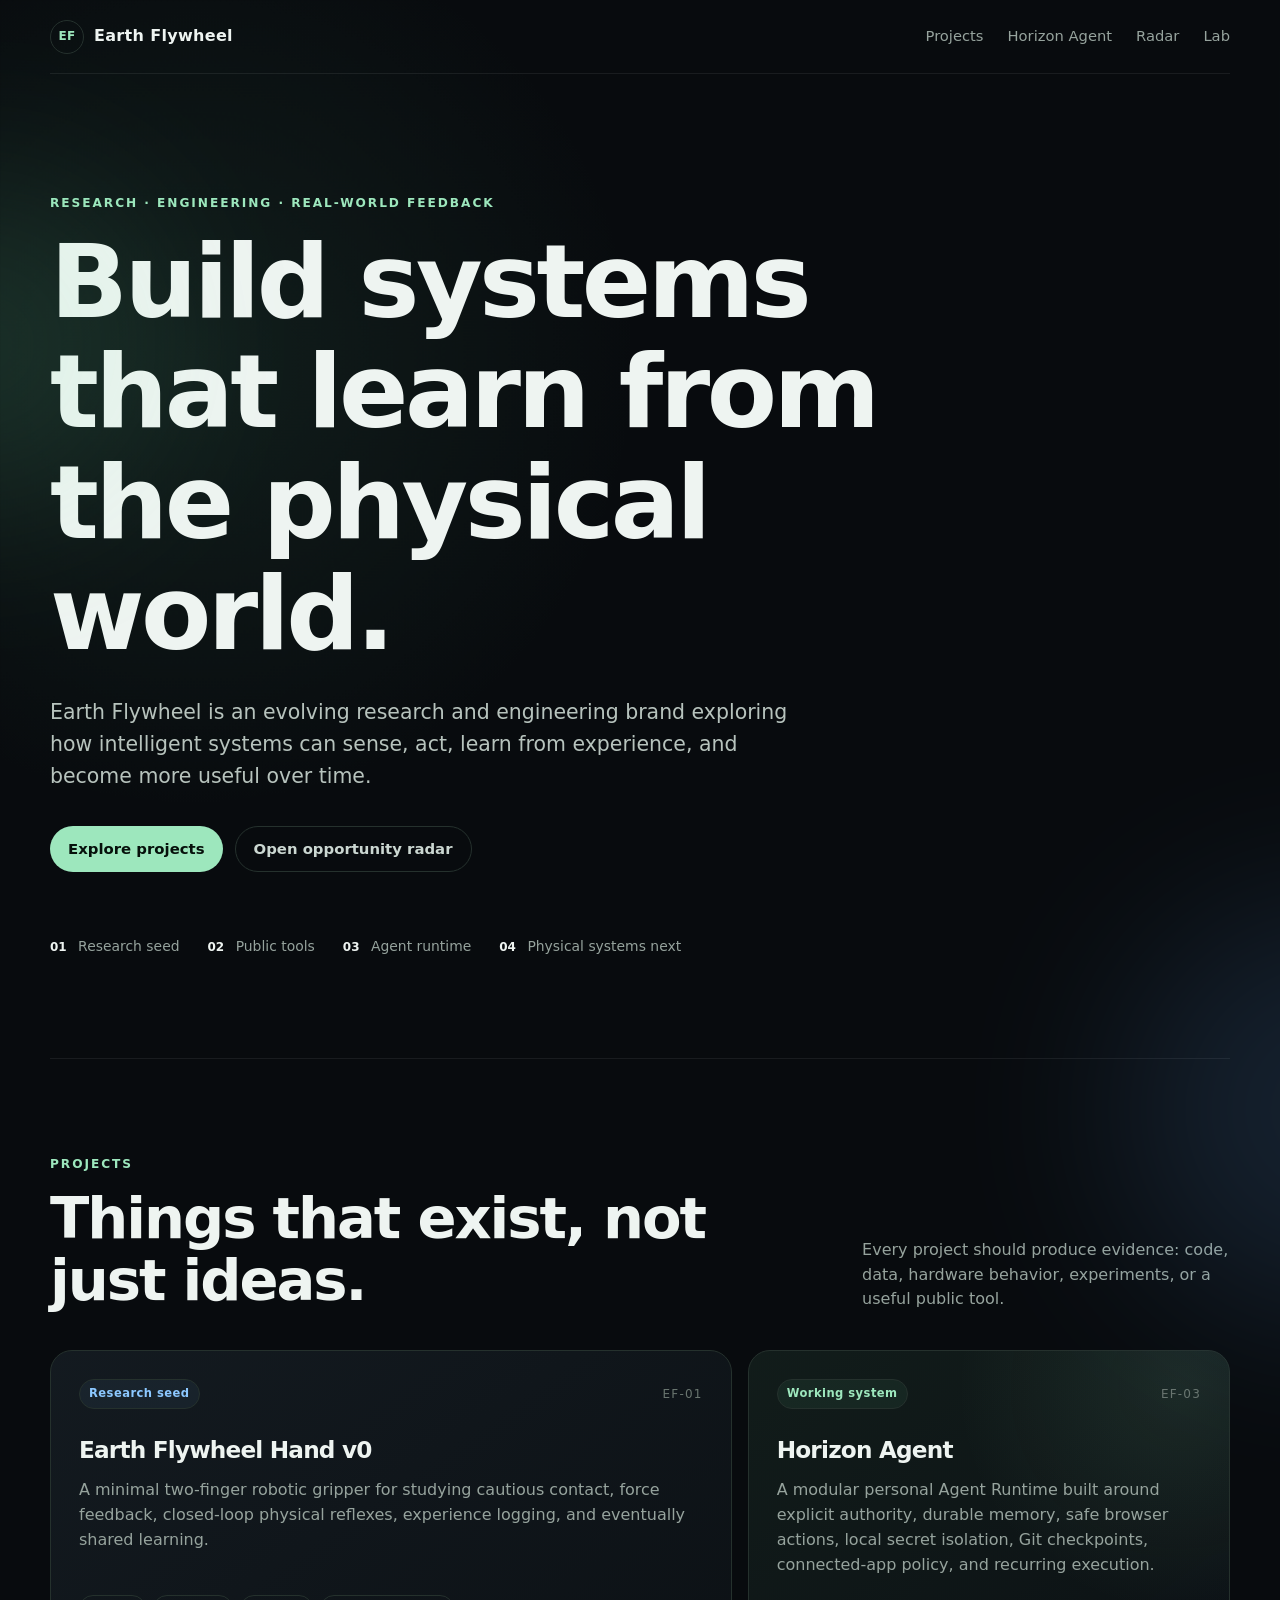
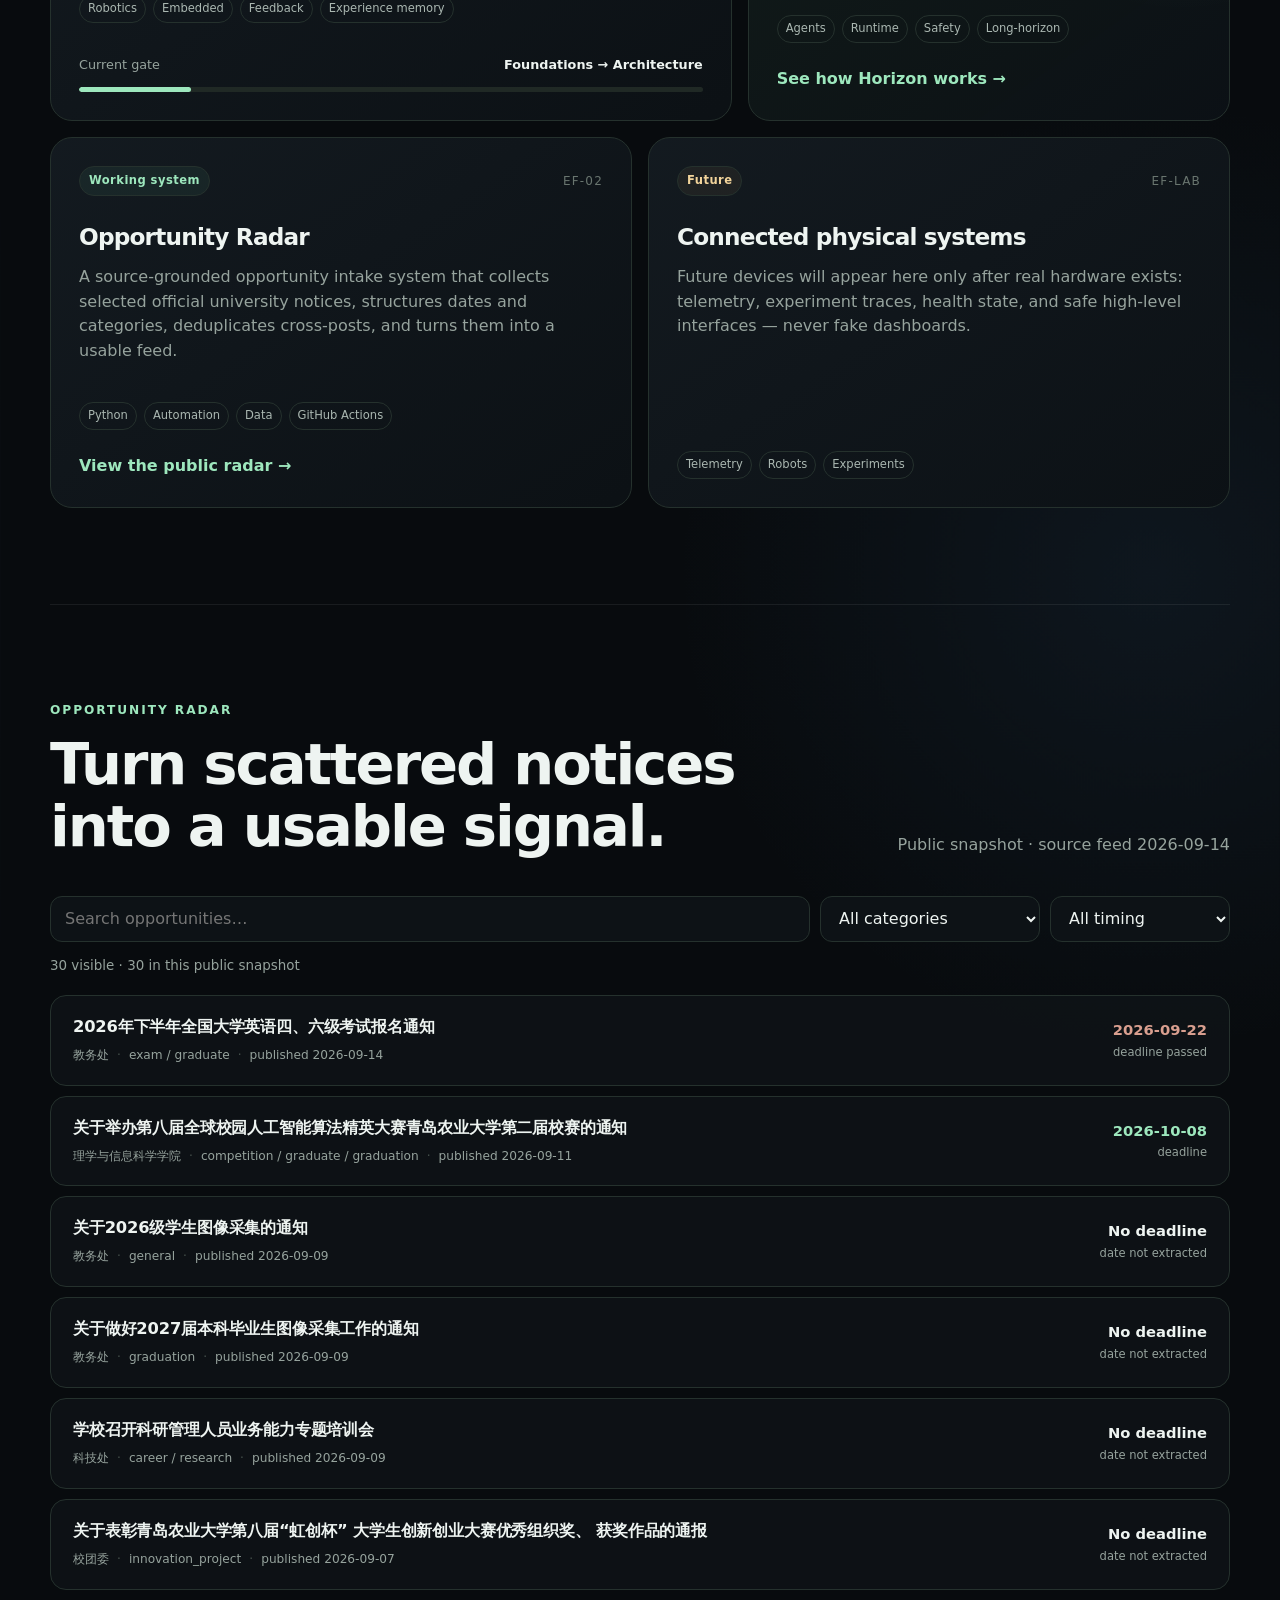
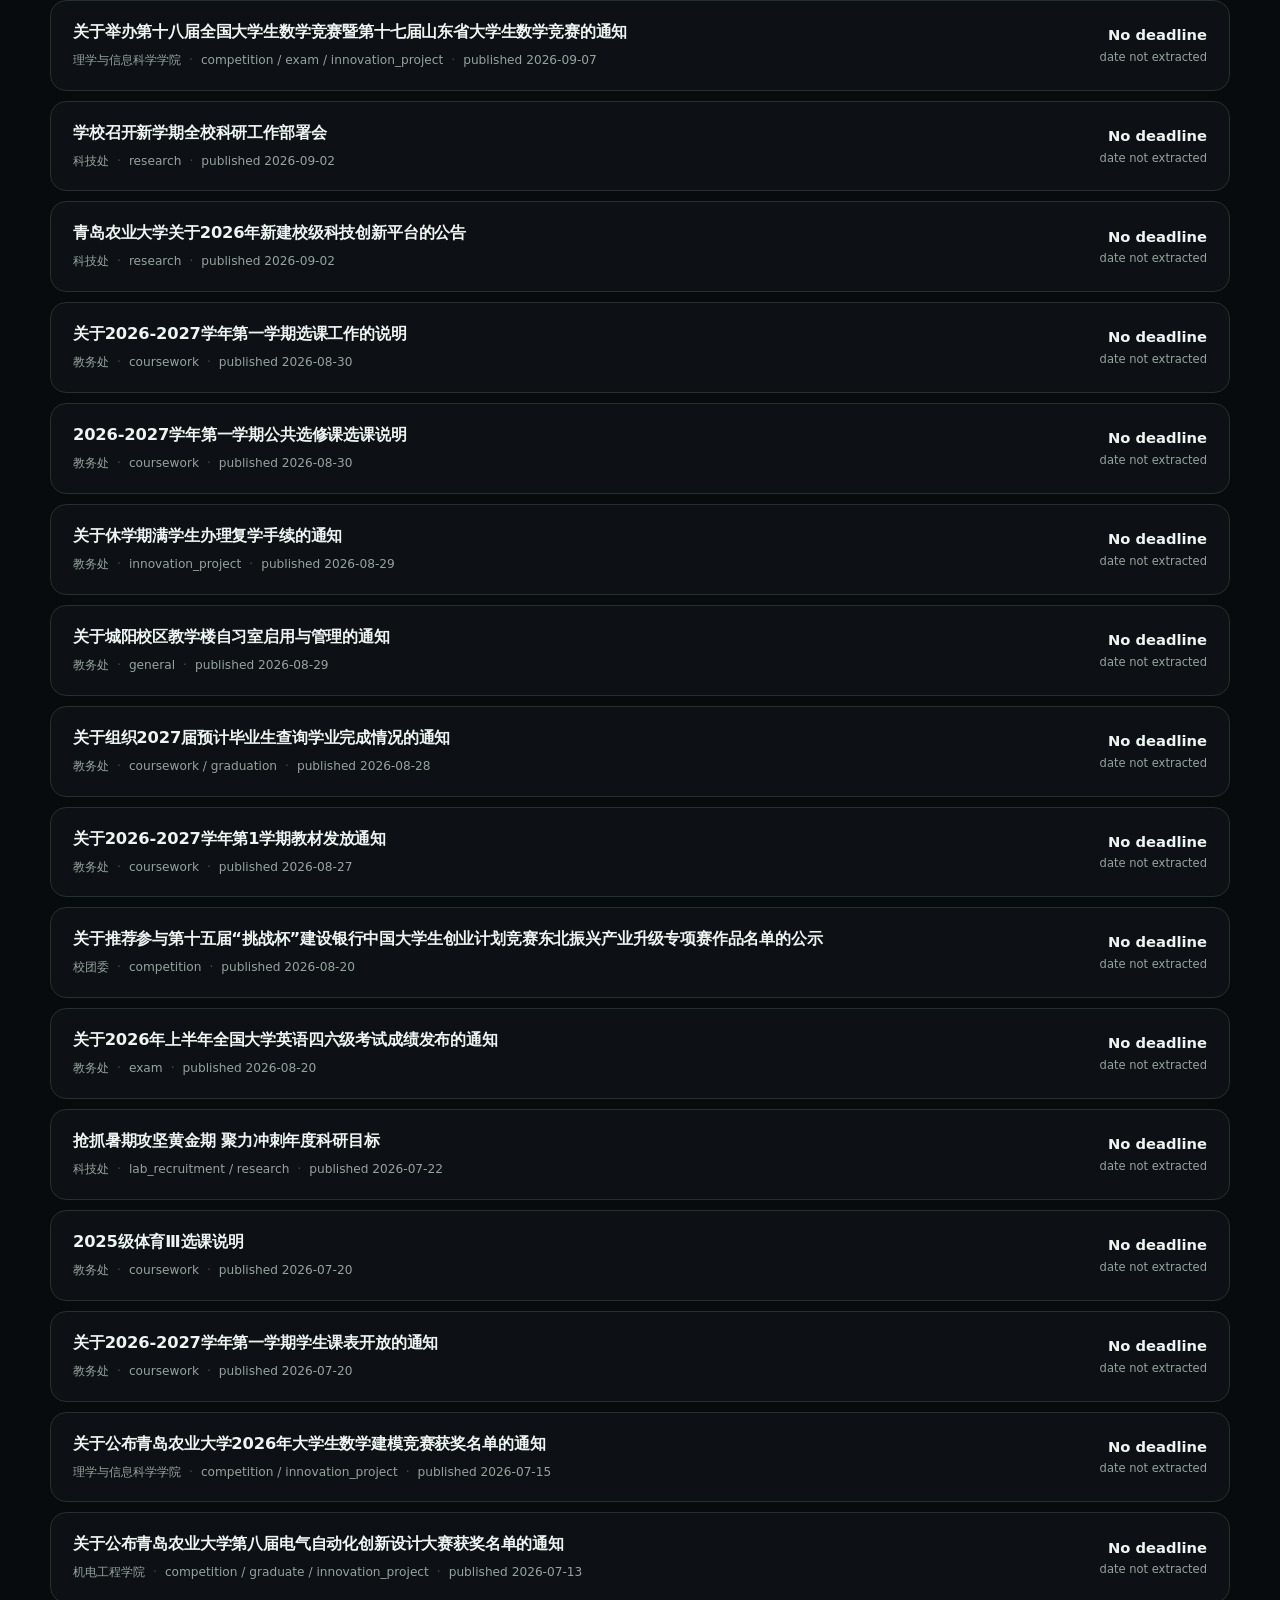
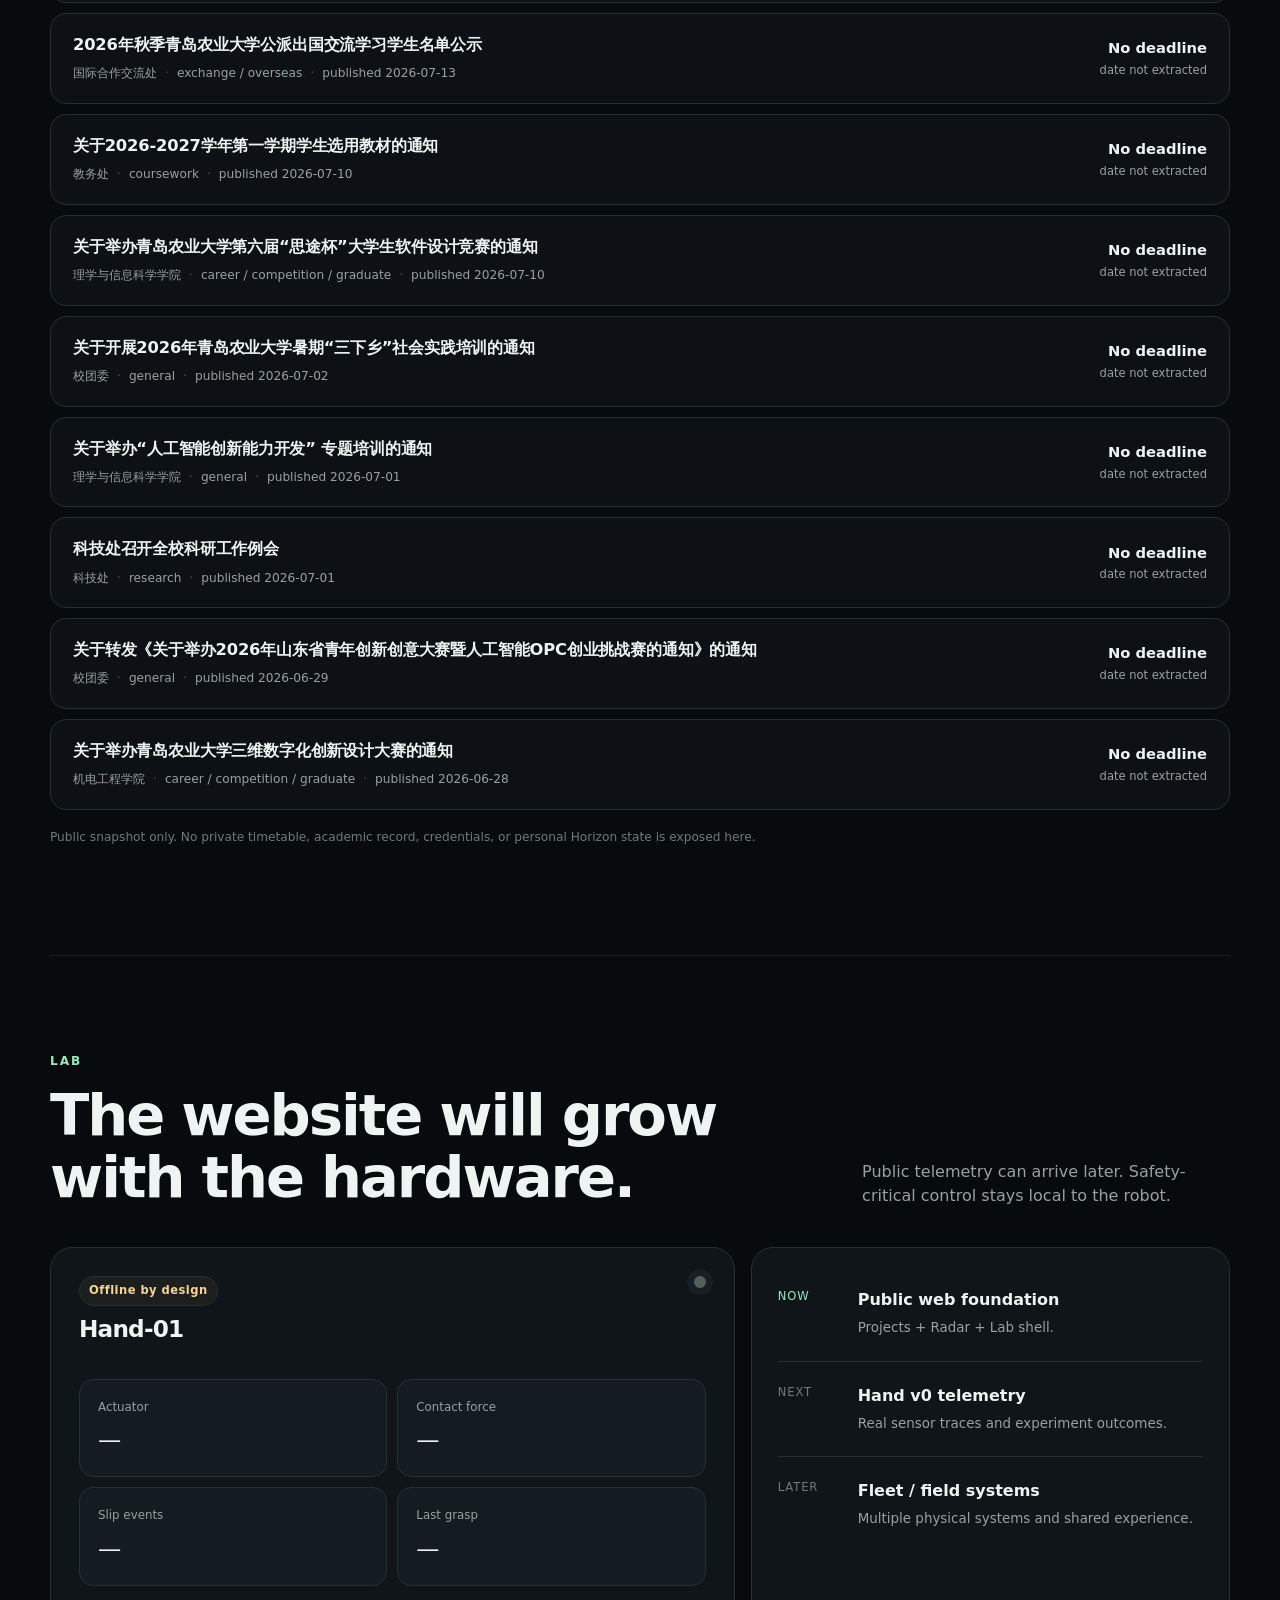
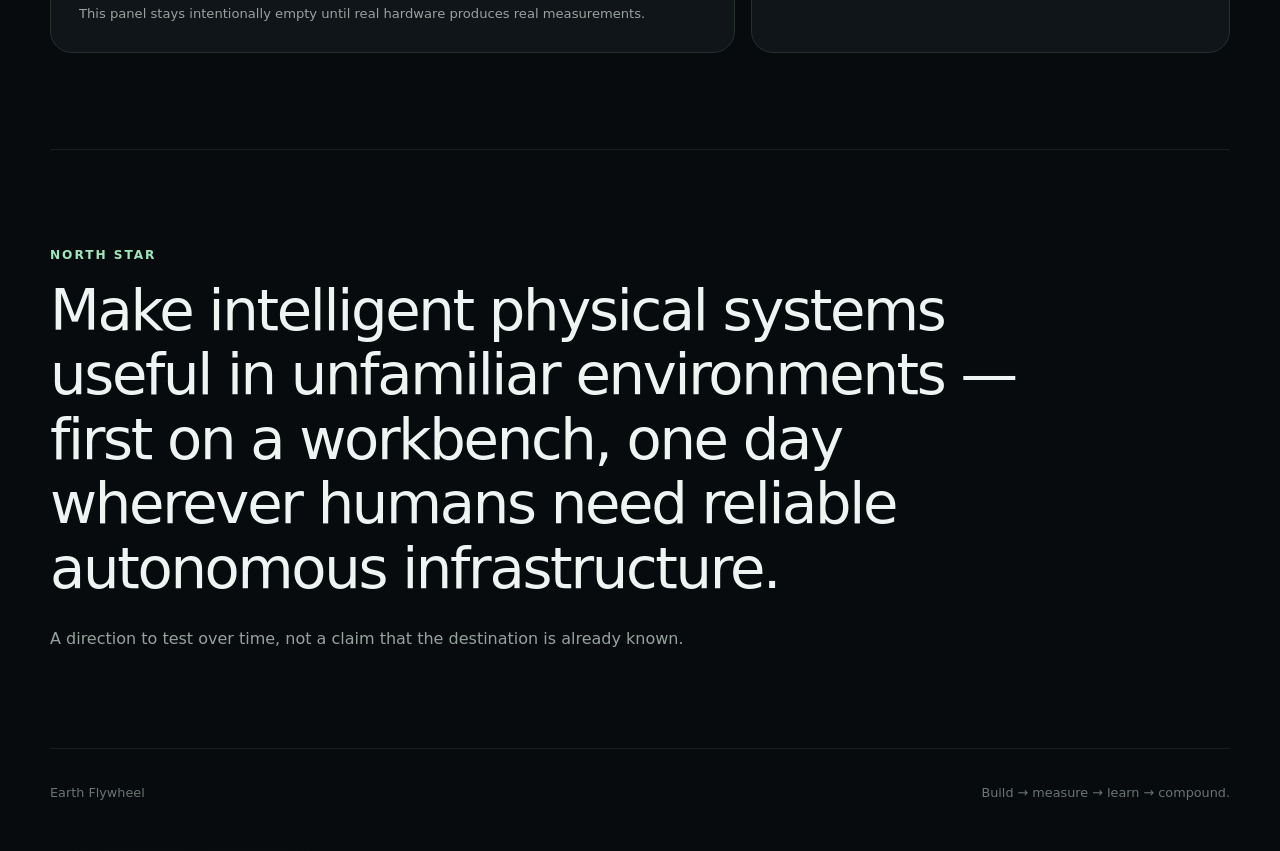
<file: index.html>
<!doctype html>
<html lang="en">
<head>
  <meta charset="utf-8">
  <meta name="viewport" content="width=device-width, initial-scale=1">
  <meta name="description" content="Earth Flywheel — building systems that learn from the physical world and compound experience over time.">
  <title>Earth Flywheel</title>
  <link rel="stylesheet" href="./styles.css">
</head>
<body>
  <div class="orb orb-a"></div>
  <div class="orb orb-b"></div>

  <header class="site-header">
    <a class="brand" href="#home" aria-label="Earth Flywheel home">
      <span class="brand-mark" aria-hidden="true">EF</span>
      <span>Earth Flywheel</span>
    </a>
    <nav aria-label="Primary navigation">
      <a href="#projects">Projects</a>
      <a href="./horizon-agent.html">Horizon Agent</a>
      <a href="#radar">Radar</a>
      <a href="#lab">Lab</a>
    </nav>
  </header>

  <main>
    <section id="home" class="hero">
      <p class="eyebrow">RESEARCH · ENGINEERING · REAL-WORLD FEEDBACK</p>
      <h1>Build systems that learn from the physical world.</h1>
      <p class="hero-copy">
        Earth Flywheel is an evolving research and engineering brand exploring how intelligent systems can
        sense, act, learn from experience, and become more useful over time.
      </p>
      <div class="hero-actions">
        <a class="button primary" href="#projects">Explore projects</a>
        <a class="button ghost" href="#radar">Open opportunity radar</a>
      </div>
      <div class="signal-row" aria-label="Current signals">
        <span><b>01</b> Research seed</span>
        <span><b>02</b> Public tools</span>
        <span><b>03</b> Agent runtime</span>
        <span><b>04</b> Physical systems next</span>
      </div>
    </section>

    <section id="projects" class="section">
      <div class="section-heading">
        <div>
          <p class="eyebrow">PROJECTS</p>
          <h2>Things that exist, not just ideas.</h2>
        </div>
        <p>Every project should produce evidence: code, data, hardware behavior, experiments, or a useful public tool.</p>
      </div>

      <div class="project-grid">
        <article class="project-card featured">
          <div class="project-topline">
            <span class="status research">Research seed</span>
            <span class="project-index">EF-01</span>
          </div>
          <h3>Earth Flywheel Hand v0</h3>
          <p>
            A minimal two-finger robotic gripper for studying cautious contact, force feedback,
            closed-loop physical reflexes, experience logging, and eventually shared learning.
          </p>
          <div class="tag-row">
            <span>Robotics</span><span>Embedded</span><span>Feedback</span><span>Experience memory</span>
          </div>
          <div class="project-progress">
            <div>
              <span>Current gate</span>
              <strong>Foundations → Architecture</strong>
            </div>
            <div class="progress-track" aria-label="Early research stage">
              <span style="width:18%"></span>
            </div>
          </div>
        </article>

        <article class="project-card agent-project-card">
          <div class="project-topline">
            <span class="status live">Working system</span>
            <span class="project-index">EF-03</span>
          </div>
          <h3>Horizon Agent</h3>
          <p>
            A modular personal Agent Runtime built around explicit authority, durable memory,
            safe browser actions, local secret isolation, Git checkpoints, connected-app policy,
            and recurring execution.
          </p>
          <div class="tag-row">
            <span>Agents</span><span>Runtime</span><span>Safety</span><span>Long-horizon</span>
          </div>
          <a class="text-link" href="./horizon-agent.html">See how Horizon works →</a>
        </article>

        <article class="project-card">
          <div class="project-topline">
            <span class="status live">Working system</span>
            <span class="project-index">EF-02</span>
          </div>
          <h3>Opportunity Radar</h3>
          <p>
            A source-grounded opportunity intake system that collects selected official university notices,
            structures dates and categories, deduplicates cross-posts, and turns them into a usable feed.
          </p>
          <div class="tag-row">
            <span>Python</span><span>Automation</span><span>Data</span><span>GitHub Actions</span>
          </div>
          <a class="text-link" href="#radar">View the public radar →</a>
        </article>

        <article class="project-card muted-card">
          <div class="project-topline">
            <span class="status future">Future</span>
            <span class="project-index">EF-LAB</span>
          </div>
          <h3>Connected physical systems</h3>
          <p>
            Future devices will appear here only after real hardware exists: telemetry, experiment traces,
            health state, and safe high-level interfaces — never fake dashboards.
          </p>
          <div class="tag-row">
            <span>Telemetry</span><span>Robots</span><span>Experiments</span>
          </div>
        </article>
      </div>
    </section>

    <section id="radar" class="section radar-section">
      <div class="section-heading">
        <div>
          <p class="eyebrow">OPPORTUNITY RADAR</p>
          <h2>Turn scattered notices into a usable signal.</h2>
        </div>
        <p id="radarMeta">Loading public snapshot…</p>
      </div>

      <div class="radar-controls">
        <label class="search-box">
          <span class="sr-only">Search opportunities</span>
          <input id="radarSearch" type="search" placeholder="Search opportunities…" autocomplete="off">
        </label>
        <select id="radarCategory" aria-label="Filter by category">
          <option value="all">All categories</option>
        </select>
        <select id="radarTiming" aria-label="Filter by timing">
          <option value="all">All timing</option>
          <option value="open">Deadline open</option>
          <option value="dated">Has deadline</option>
        </select>
      </div>

      <div id="radarStats" class="radar-stats" aria-live="polite"></div>
      <div id="radarList" class="radar-list" aria-live="polite">
        <div class="empty-state">Loading opportunities…</div>
      </div>
      <p class="data-note">
        Public snapshot only. No private timetable, academic record, credentials, or personal Horizon state is exposed here.
      </p>
    </section>

    <section id="lab" class="section">
      <div class="section-heading">
        <div>
          <p class="eyebrow">LAB</p>
          <h2>The website will grow with the hardware.</h2>
        </div>
        <p>Public telemetry can arrive later. Safety-critical control stays local to the robot.</p>
      </div>

      <div class="lab-layout">
        <div class="lab-panel">
          <div class="lab-panel-header">
            <div>
              <span class="status future">Offline by design</span>
              <h3>Hand-01</h3>
            </div>
            <span class="device-dot" aria-hidden="true"></span>
          </div>
          <dl class="telemetry-grid">
            <div><dt>Actuator</dt><dd>—</dd></div>
            <div><dt>Contact force</dt><dd>—</dd></div>
            <div><dt>Slip events</dt><dd>—</dd></div>
            <div><dt>Last grasp</dt><dd>—</dd></div>
          </dl>
          <p class="lab-note">This panel stays intentionally empty until real hardware produces real measurements.</p>
        </div>

        <ol class="roadmap">
          <li class="active">
            <span>Now</span>
            <div><strong>Public web foundation</strong><p>Projects + Radar + Lab shell.</p></div>
          </li>
          <li>
            <span>Next</span>
            <div><strong>Hand v0 telemetry</strong><p>Real sensor traces and experiment outcomes.</p></div>
          </li>
          <li>
            <span>Later</span>
            <div><strong>Fleet / field systems</strong><p>Multiple physical systems and shared experience.</p></div>
          </li>
        </ol>
      </div>
    </section>

    <section class="section north-star">
      <p class="eyebrow">NORTH STAR</p>
      <blockquote>
        Make intelligent physical systems useful in unfamiliar environments — first on a workbench,
        one day wherever humans need reliable autonomous infrastructure.
      </blockquote>
      <p class="north-star-note">A direction to test over time, not a claim that the destination is already known.</p>
    </section>
  </main>

  <footer>
    <span>Earth Flywheel</span>
    <span>Build → measure → learn → compound.</span>
  </footer>

  <script src="./app.js" defer></script>
</body>
</html>
</file>
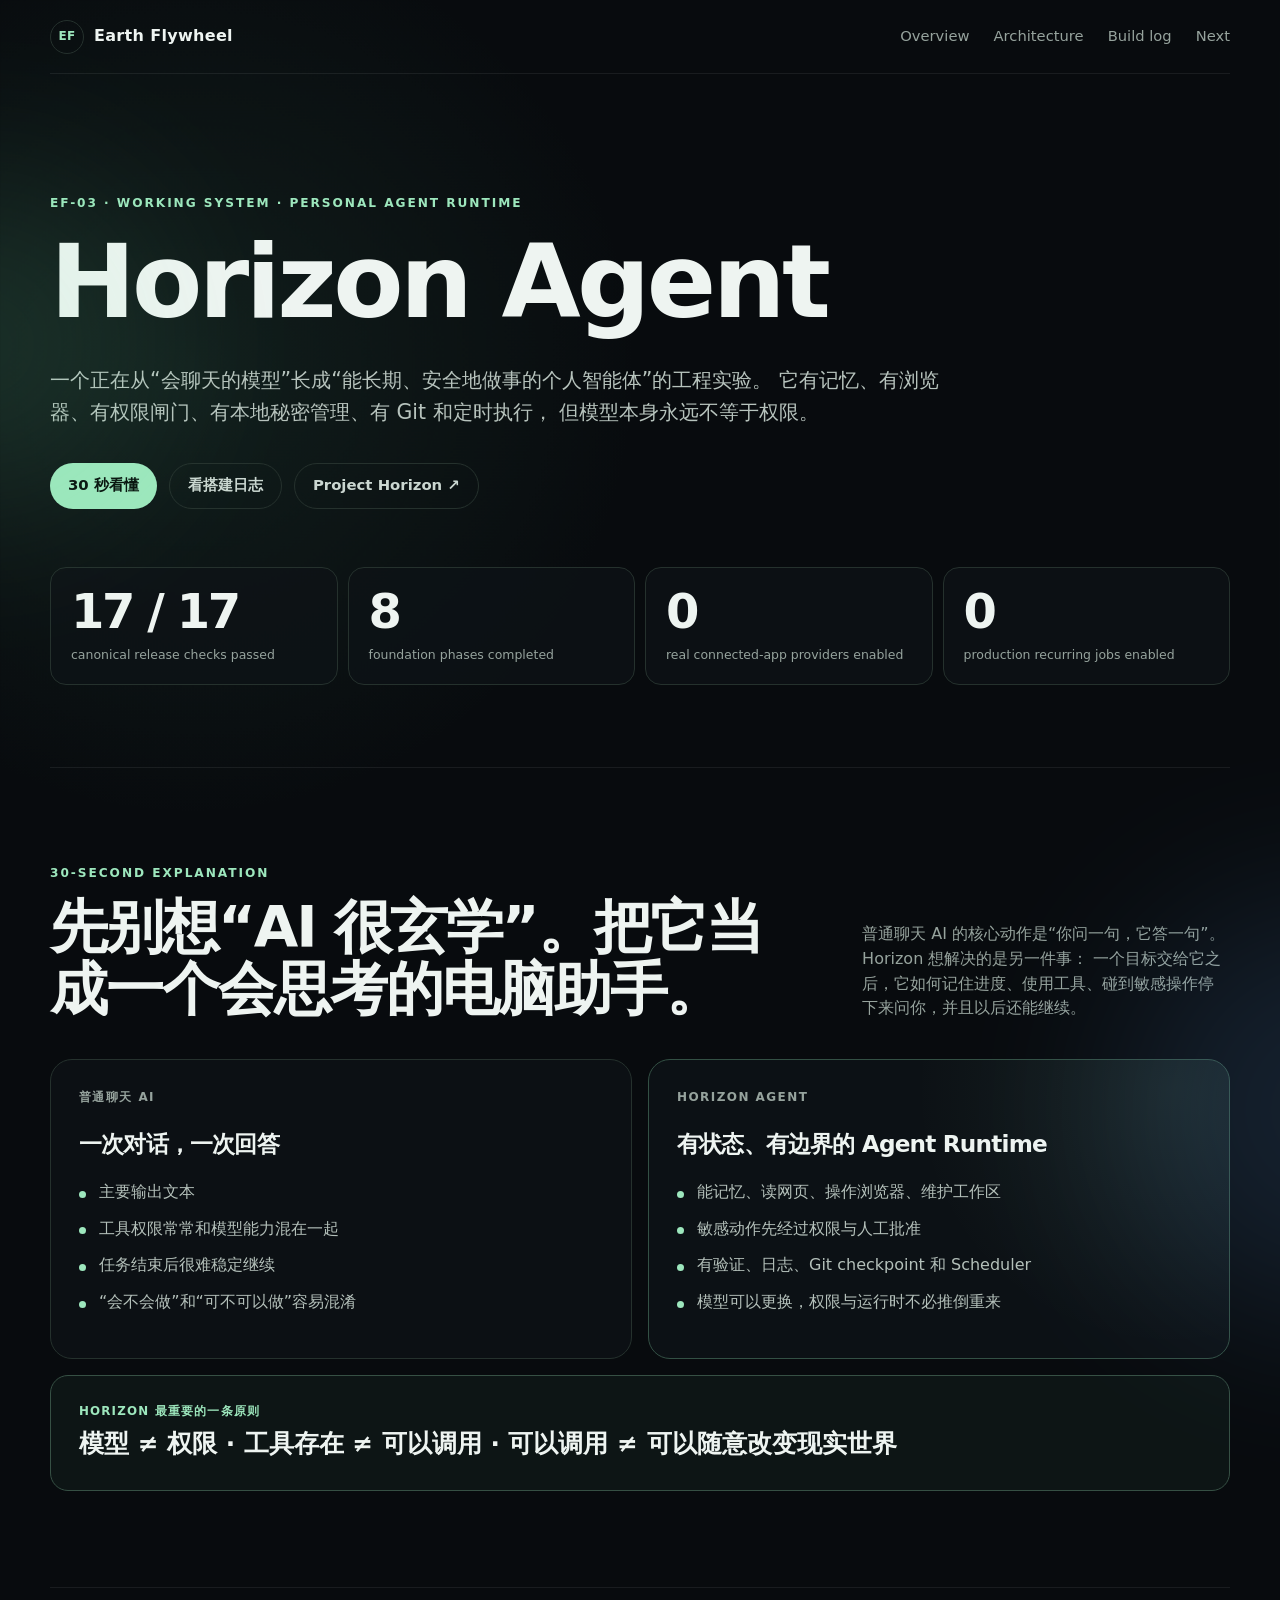
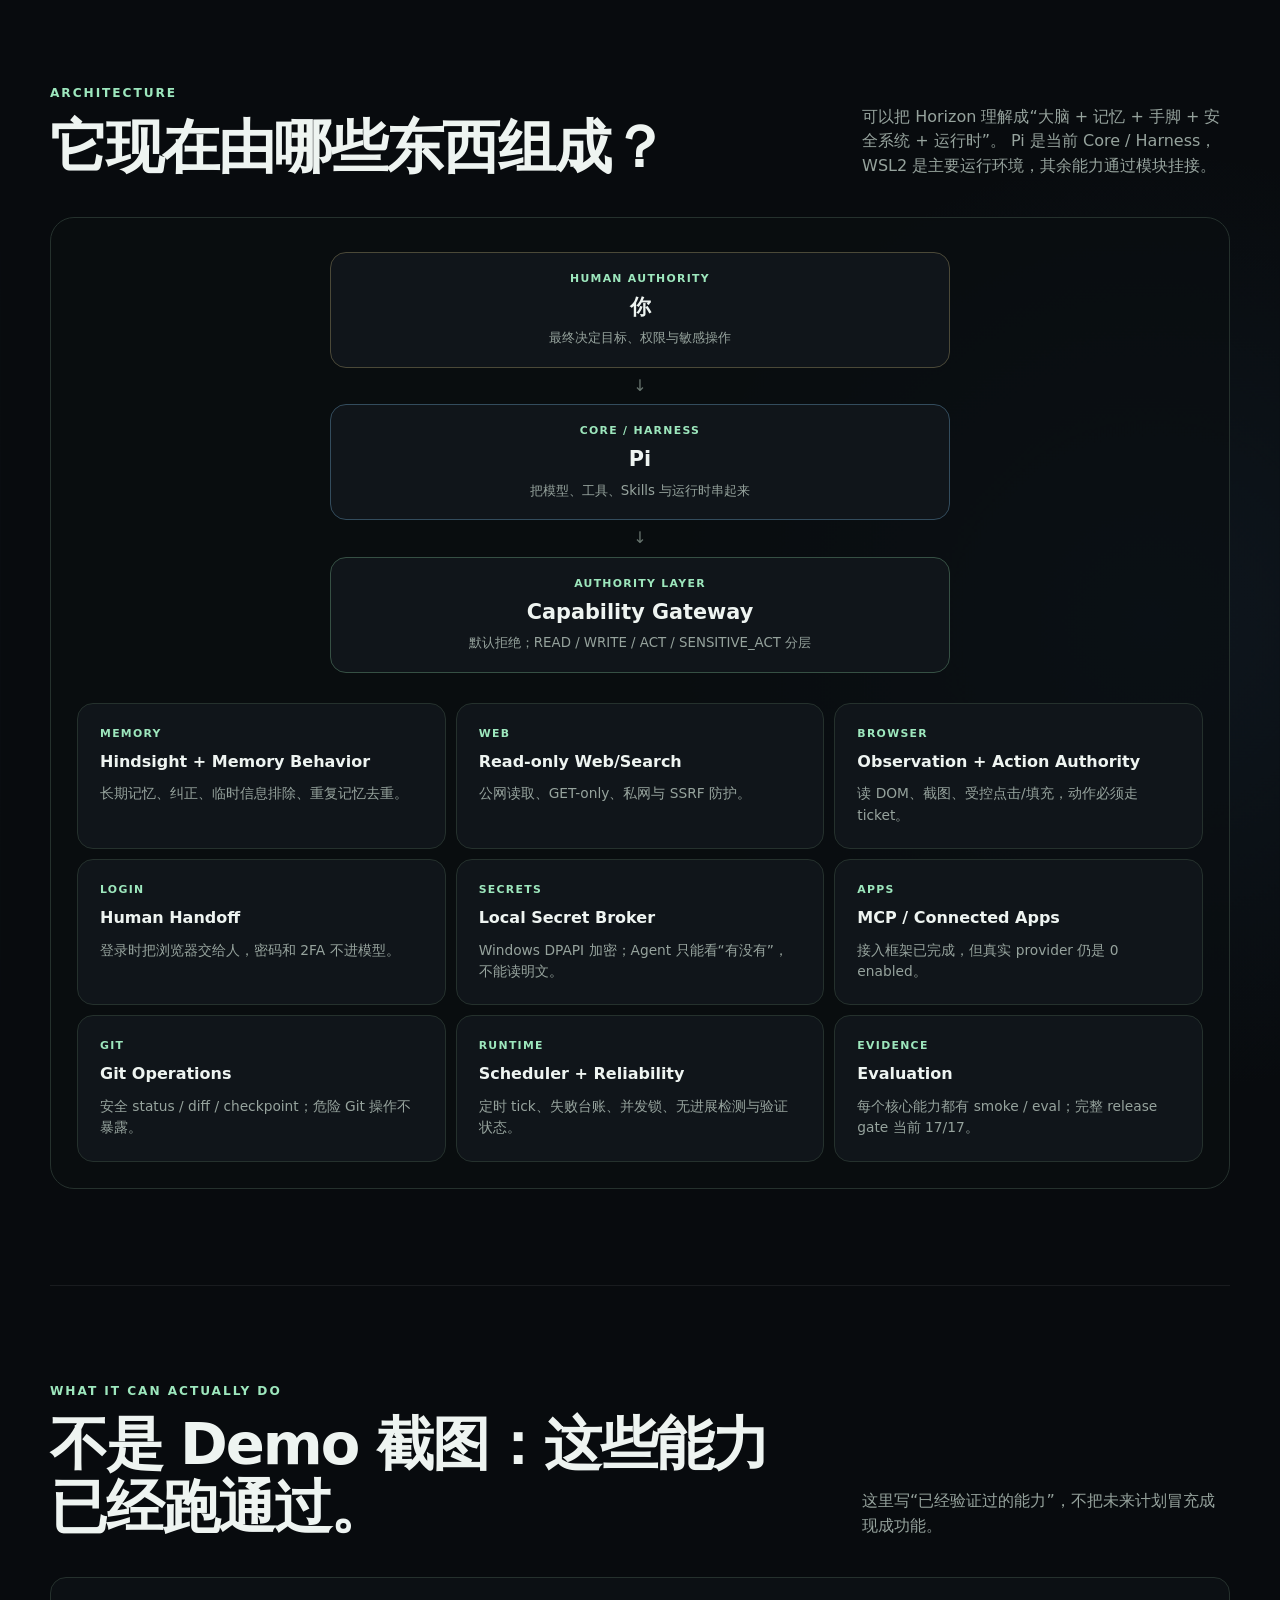
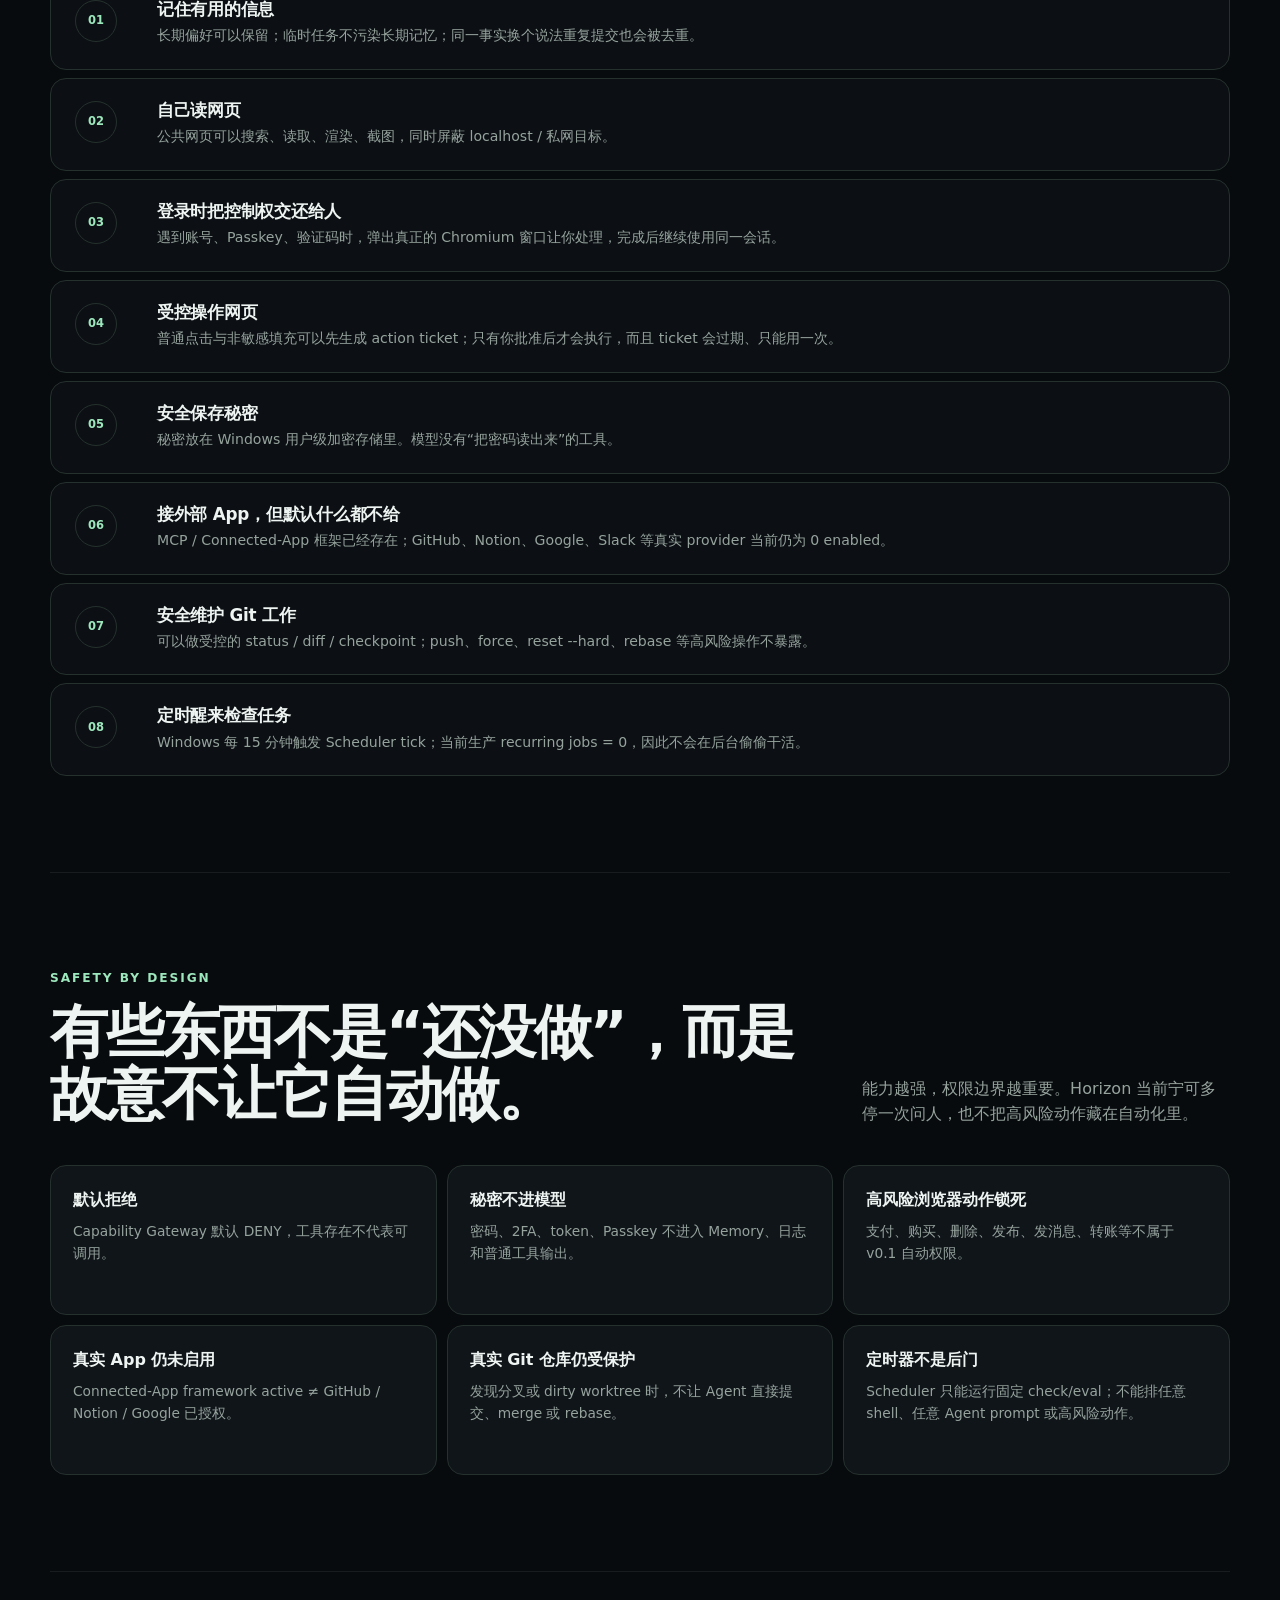
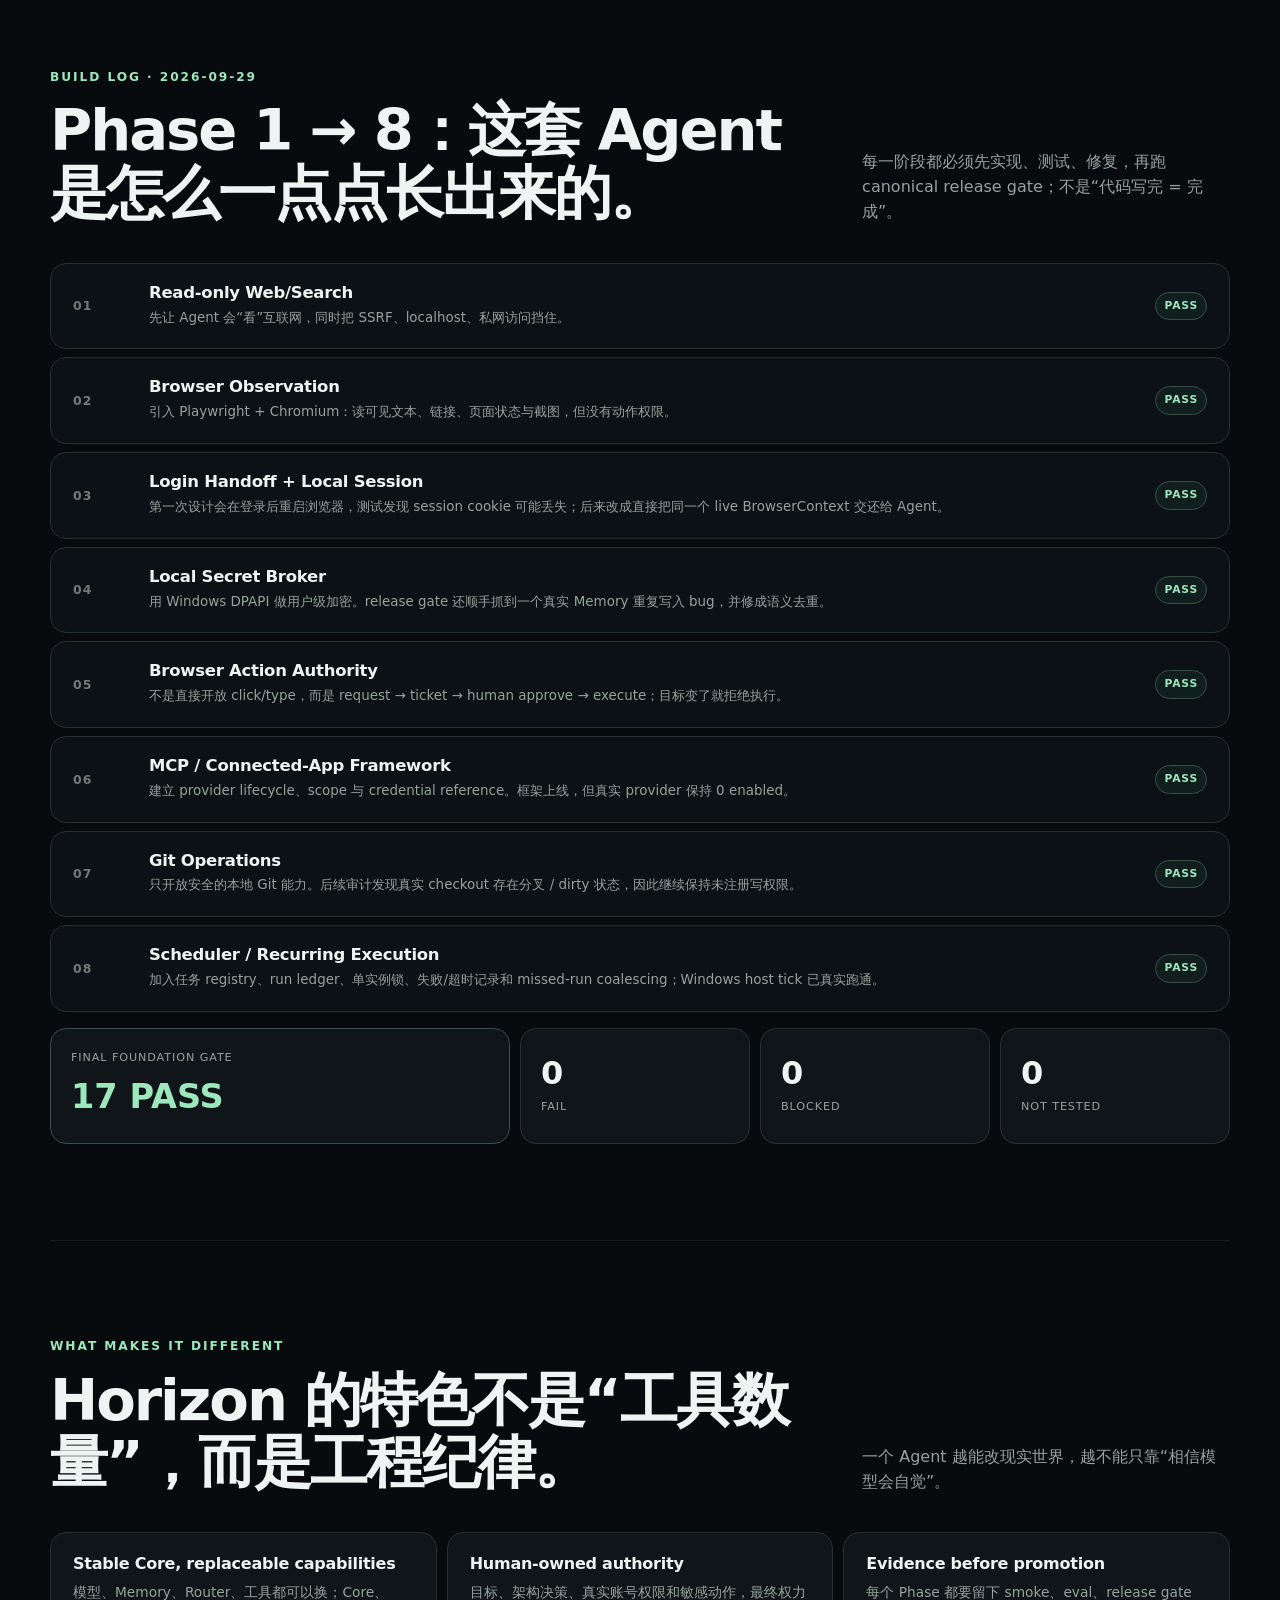
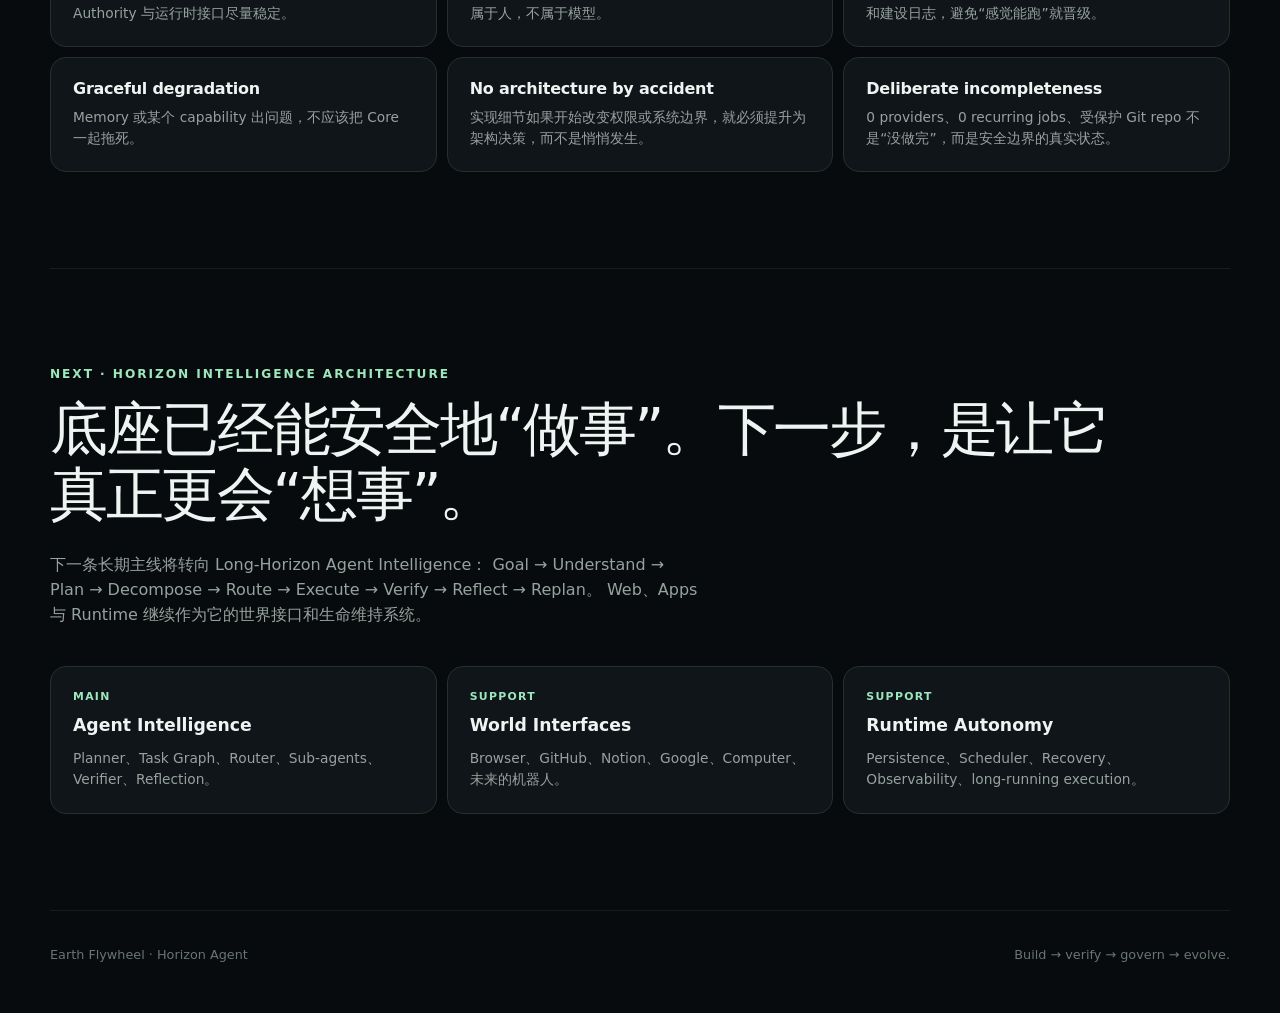
<file: horizon-agent.html>
<!doctype html>
<html lang="zh-CN">
<head>
  <meta charset="utf-8">
  <meta name="viewport" content="width=device-width, initial-scale=1">
  <meta name="description" content="Horizon Agent — 一个强调长期运行、明确权限边界、可验证演进的个人 AI Agent Runtime。">
  <title>Horizon Agent · Earth Flywheel</title>
  <link rel="stylesheet" href="./styles.css">
</head>
<body class="agent-page">
  <div class="orb orb-a"></div>
  <div class="orb orb-b"></div>

  <header class="site-header">
    <a class="brand" href="./index.html" aria-label="Earth Flywheel home">
      <span class="brand-mark" aria-hidden="true">EF</span>
      <span>Earth Flywheel</span>
    </a>
    <nav aria-label="Horizon Agent navigation">
      <a href="#overview">Overview</a>
      <a href="#architecture">Architecture</a>
      <a href="#build-log">Build log</a>
      <a href="#next">Next</a>
    </nav>
  </header>

  <main>
    <section id="overview" class="hero agent-hero">
      <p class="eyebrow">EF-03 · WORKING SYSTEM · PERSONAL AGENT RUNTIME</p>
      <h1>Horizon Agent</h1>
      <p class="hero-copy agent-lede">
        一个正在从“会聊天的模型”长成“能长期、安全地做事的个人智能体”的工程实验。
        它有记忆、有浏览器、有权限闸门、有本地秘密管理、有 Git 和定时执行，
        但模型本身永远不等于权限。
      </p>
      <div class="hero-actions">
        <a class="button primary" href="#plain-language">30 秒看懂</a>
        <a class="button ghost" href="#build-log">看搭建日志</a>
        <a class="button ghost" href="https://github.com/cherrynectar-rrr/Project_Horizon" target="_blank" rel="noopener noreferrer">Project Horizon ↗</a>
      </div>

      <div class="agent-proof-grid" aria-label="Horizon Agent current proof">
        <div><strong>17 / 17</strong><span>canonical release checks passed</span></div>
        <div><strong>8</strong><span>foundation phases completed</span></div>
        <div><strong>0</strong><span>real connected-app providers enabled</span></div>
        <div><strong>0</strong><span>production recurring jobs enabled</span></div>
      </div>
    </section>

    <section id="plain-language" class="section">
      <div class="section-heading">
        <div>
          <p class="eyebrow">30-SECOND EXPLANATION</p>
          <h2>先别想“AI 很玄学”。把它当成一个会思考的电脑助手。</h2>
        </div>
        <p>
          普通聊天 AI 的核心动作是“你问一句，它答一句”。Horizon 想解决的是另一件事：
          一个目标交给它之后，它如何记住进度、使用工具、碰到敏感操作停下来问你，并且以后还能继续。
        </p>
      </div>

      <div class="compare-grid">
        <article class="compare-card">
          <p class="compare-kicker">普通聊天 AI</p>
          <h3>一次对话，一次回答</h3>
          <ul class="clean-list">
            <li>主要输出文本</li>
            <li>工具权限常常和模型能力混在一起</li>
            <li>任务结束后很难稳定继续</li>
            <li>“会不会做”和“可不可以做”容易混淆</li>
          </ul>
        </article>
        <article class="compare-card accent-card">
          <p class="compare-kicker">Horizon Agent</p>
          <h3>有状态、有边界的 Agent Runtime</h3>
          <ul class="clean-list">
            <li>能记忆、读网页、操作浏览器、维护工作区</li>
            <li>敏感动作先经过权限与人工批准</li>
            <li>有验证、日志、Git checkpoint 和 Scheduler</li>
            <li>模型可以更换，权限与运行时不必推倒重来</li>
          </ul>
        </article>
      </div>

      <div class="principle-callout">
        <p>Horizon 最重要的一条原则</p>
        <strong>模型 ≠ 权限 · 工具存在 ≠ 可以调用 · 可以调用 ≠ 可以随意改变现实世界</strong>
      </div>
    </section>

    <section id="architecture" class="section">
      <div class="section-heading">
        <div>
          <p class="eyebrow">ARCHITECTURE</p>
          <h2>它现在由哪些东西组成？</h2>
        </div>
        <p>
          可以把 Horizon 理解成“大脑 + 记忆 + 手脚 + 安全系统 + 运行时”。
          Pi 是当前 Core / Harness，WSL2 是主要运行环境，其余能力通过模块挂接。
        </p>
      </div>

      <div class="architecture-shell">
        <div class="architecture-flow">
          <div class="arch-node human">
            <span>HUMAN AUTHORITY</span>
            <strong>你</strong>
            <small>最终决定目标、权限与敏感操作</small>
          </div>
          <div class="arch-arrow">↓</div>
          <div class="arch-node core">
            <span>CORE / HARNESS</span>
            <strong>Pi</strong>
            <small>把模型、工具、Skills 与运行时串起来</small>
          </div>
          <div class="arch-arrow">↓</div>
          <div class="arch-node policy">
            <span>AUTHORITY LAYER</span>
            <strong>Capability Gateway</strong>
            <small>默认拒绝；READ / WRITE / ACT / SENSITIVE_ACT 分层</small>
          </div>
        </div>

        <div class="module-grid">
          <article><span>MEMORY</span><strong>Hindsight + Memory Behavior</strong><p>长期记忆、纠正、临时信息排除、重复记忆去重。</p></article>
          <article><span>WEB</span><strong>Read-only Web/Search</strong><p>公网读取、GET-only、私网与 SSRF 防护。</p></article>
          <article><span>BROWSER</span><strong>Observation + Action Authority</strong><p>读 DOM、截图、受控点击/填充，动作必须走 ticket。</p></article>
          <article><span>LOGIN</span><strong>Human Handoff</strong><p>登录时把浏览器交给人，密码和 2FA 不进模型。</p></article>
          <article><span>SECRETS</span><strong>Local Secret Broker</strong><p>Windows DPAPI 加密；Agent 只能看“有没有”，不能读明文。</p></article>
          <article><span>APPS</span><strong>MCP / Connected Apps</strong><p>接入框架已完成，但真实 provider 仍是 0 enabled。</p></article>
          <article><span>GIT</span><strong>Git Operations</strong><p>安全 status / diff / checkpoint；危险 Git 操作不暴露。</p></article>
          <article><span>RUNTIME</span><strong>Scheduler + Reliability</strong><p>定时 tick、失败台账、并发锁、无进展检测与验证状态。</p></article>
          <article><span>EVIDENCE</span><strong>Evaluation</strong><p>每个核心能力都有 smoke / eval；完整 release gate 当前 17/17。</p></article>
        </div>
      </div>
    </section>

    <section class="section">
      <div class="section-heading">
        <div>
          <p class="eyebrow">WHAT IT CAN ACTUALLY DO</p>
          <h2>不是 Demo 截图：这些能力已经跑通过。</h2>
        </div>
        <p>这里写“已经验证过的能力”，不把未来计划冒充成现成功能。</p>
      </div>

      <div class="capability-list">
        <article>
          <span class="cap-index">01</span>
          <div><h3>记住有用的信息</h3><p>长期偏好可以保留；临时任务不污染长期记忆；同一事实换个说法重复提交也会被去重。</p></div>
        </article>
        <article>
          <span class="cap-index">02</span>
          <div><h3>自己读网页</h3><p>公共网页可以搜索、读取、渲染、截图，同时屏蔽 localhost / 私网目标。</p></div>
        </article>
        <article>
          <span class="cap-index">03</span>
          <div><h3>登录时把控制权交还给人</h3><p>遇到账号、Passkey、验证码时，弹出真正的 Chromium 窗口让你处理，完成后继续使用同一会话。</p></div>
        </article>
        <article>
          <span class="cap-index">04</span>
          <div><h3>受控操作网页</h3><p>普通点击与非敏感填充可以先生成 action ticket；只有你批准后才会执行，而且 ticket 会过期、只能用一次。</p></div>
        </article>
        <article>
          <span class="cap-index">05</span>
          <div><h3>安全保存秘密</h3><p>秘密放在 Windows 用户级加密存储里。模型没有“把密码读出来”的工具。</p></div>
        </article>
        <article>
          <span class="cap-index">06</span>
          <div><h3>接外部 App，但默认什么都不给</h3><p>MCP / Connected-App 框架已经存在；GitHub、Notion、Google、Slack 等真实 provider 当前仍为 0 enabled。</p></div>
        </article>
        <article>
          <span class="cap-index">07</span>
          <div><h3>安全维护 Git 工作</h3><p>可以做受控的 status / diff / checkpoint；push、force、reset --hard、rebase 等高风险操作不暴露。</p></div>
        </article>
        <article>
          <span class="cap-index">08</span>
          <div><h3>定时醒来检查任务</h3><p>Windows 每 15 分钟触发 Scheduler tick；当前生产 recurring jobs = 0，因此不会在后台偷偷干活。</p></div>
        </article>
      </div>
    </section>

    <section class="section safety-section">
      <div class="section-heading">
        <div>
          <p class="eyebrow">SAFETY BY DESIGN</p>
          <h2>有些东西不是“还没做”，而是故意不让它自动做。</h2>
        </div>
        <p>能力越强，权限边界越重要。Horizon 当前宁可多停一次问人，也不把高风险动作藏在自动化里。</p>
      </div>

      <div class="safety-grid">
        <div><strong>默认拒绝</strong><span>Capability Gateway 默认 DENY，工具存在不代表可调用。</span></div>
        <div><strong>秘密不进模型</strong><span>密码、2FA、token、Passkey 不进入 Memory、日志和普通工具输出。</span></div>
        <div><strong>高风险浏览器动作锁死</strong><span>支付、购买、删除、发布、发消息、转账等不属于 v0.1 自动权限。</span></div>
        <div><strong>真实 App 仍未启用</strong><span>Connected-App framework active ≠ GitHub / Notion / Google 已授权。</span></div>
        <div><strong>真实 Git 仓库仍受保护</strong><span>发现分叉或 dirty worktree 时，不让 Agent 直接提交、merge 或 rebase。</span></div>
        <div><strong>定时器不是后门</strong><span>Scheduler 只能运行固定 check/eval；不能排任意 shell、任意 Agent prompt 或高风险动作。</span></div>
      </div>
    </section>

    <section id="build-log" class="section">
      <div class="section-heading">
        <div>
          <p class="eyebrow">BUILD LOG · 2026-09-29</p>
          <h2>Phase 1 → 8：这套 Agent 是怎么一点点长出来的。</h2>
        </div>
        <p>每一阶段都必须先实现、测试、修复，再跑 canonical release gate；不是“代码写完 = 完成”。</p>
      </div>

      <ol class="phase-timeline">
        <li>
          <span class="phase-number">01</span>
          <div><h3>Read-only Web/Search</h3><p>先让 Agent 会“看”互联网，同时把 SSRF、localhost、私网访问挡住。</p></div>
          <span class="phase-state">PASS</span>
        </li>
        <li>
          <span class="phase-number">02</span>
          <div><h3>Browser Observation</h3><p>引入 Playwright + Chromium：读可见文本、链接、页面状态与截图，但没有动作权限。</p></div>
          <span class="phase-state">PASS</span>
        </li>
        <li>
          <span class="phase-number">03</span>
          <div><h3>Login Handoff + Local Session</h3><p>第一次设计会在登录后重启浏览器，测试发现 session cookie 可能丢失；后来改成直接把同一个 live BrowserContext 交还给 Agent。</p></div>
          <span class="phase-state">PASS</span>
        </li>
        <li>
          <span class="phase-number">04</span>
          <div><h3>Local Secret Broker</h3><p>用 Windows DPAPI 做用户级加密。release gate 还顺手抓到一个真实 Memory 重复写入 bug，并修成语义去重。</p></div>
          <span class="phase-state">PASS</span>
        </li>
        <li>
          <span class="phase-number">05</span>
          <div><h3>Browser Action Authority</h3><p>不是直接开放 click/type，而是 request → ticket → human approve → execute；目标变了就拒绝执行。</p></div>
          <span class="phase-state">PASS</span>
        </li>
        <li>
          <span class="phase-number">06</span>
          <div><h3>MCP / Connected-App Framework</h3><p>建立 provider lifecycle、scope 与 credential reference。框架上线，但真实 provider 保持 0 enabled。</p></div>
          <span class="phase-state">PASS</span>
        </li>
        <li>
          <span class="phase-number">07</span>
          <div><h3>Git Operations</h3><p>只开放安全的本地 Git 能力。后续审计发现真实 checkout 存在分叉 / dirty 状态，因此继续保持未注册写权限。</p></div>
          <span class="phase-state">PASS</span>
        </li>
        <li>
          <span class="phase-number">08</span>
          <div><h3>Scheduler / Recurring Execution</h3><p>加入任务 registry、run ledger、单实例锁、失败/超时记录和 missed-run coalescing；Windows host tick 已真实跑通。</p></div>
          <span class="phase-state">PASS</span>
        </li>
      </ol>

      <div class="release-gate">
        <div>
          <span>FINAL FOUNDATION GATE</span>
          <strong>17 PASS</strong>
        </div>
        <div><b>0</b><span>FAIL</span></div>
        <div><b>0</b><span>BLOCKED</span></div>
        <div><b>0</b><span>NOT TESTED</span></div>
      </div>
    </section>

    <section class="section">
      <div class="section-heading">
        <div>
          <p class="eyebrow">WHAT MAKES IT DIFFERENT</p>
          <h2>Horizon 的特色不是“工具数量”，而是工程纪律。</h2>
        </div>
        <p>一个 Agent 越能改现实世界，越不能只靠“相信模型会自觉”。</p>
      </div>

      <div class="feature-grid">
        <article><h3>Stable Core, replaceable capabilities</h3><p>模型、Memory、Router、工具都可以换；Core、Authority 与运行时接口尽量稳定。</p></article>
        <article><h3>Human-owned authority</h3><p>目标、架构决策、真实账号权限和敏感动作，最终权力属于人，不属于模型。</p></article>
        <article><h3>Evidence before promotion</h3><p>每个 Phase 都要留下 smoke、eval、release gate 和建设日志，避免“感觉能跑”就晋级。</p></article>
        <article><h3>Graceful degradation</h3><p>Memory 或某个 capability 出问题，不应该把 Core 一起拖死。</p></article>
        <article><h3>No architecture by accident</h3><p>实现细节如果开始改变权限或系统边界，就必须提升为架构决策，而不是悄悄发生。</p></article>
        <article><h3>Deliberate incompleteness</h3><p>0 providers、0 recurring jobs、受保护 Git repo 不是“没做完”，而是安全边界的真实状态。</p></article>
      </div>
    </section>

    <section id="next" class="section north-star agent-next">
      <p class="eyebrow">NEXT · HORIZON INTELLIGENCE ARCHITECTURE</p>
      <blockquote>
        底座已经能安全地“做事”。下一步，是让它真正更会“想事”。
      </blockquote>
      <p class="north-star-note">
        下一条长期主线将转向 Long-Horizon Agent Intelligence：
        Goal → Understand → Plan → Decompose → Route → Execute → Verify → Reflect → Replan。
        Web、Apps 与 Runtime 继续作为它的世界接口和生命维持系统。
      </p>
      <div class="next-track-grid">
        <div><span>MAIN</span><strong>Agent Intelligence</strong><p>Planner、Task Graph、Router、Sub-agents、Verifier、Reflection。</p></div>
        <div><span>SUPPORT</span><strong>World Interfaces</strong><p>Browser、GitHub、Notion、Google、Computer、未来的机器人。</p></div>
        <div><span>SUPPORT</span><strong>Runtime Autonomy</strong><p>Persistence、Scheduler、Recovery、Observability、long-running execution。</p></div>
      </div>
    </section>
  </main>

  <footer>
    <span>Earth Flywheel · Horizon Agent</span>
    <span>Build → verify → govern → evolve.</span>
  </footer>
</body>
</html>
</file>
<file: styles.css>
:root{
  --bg:#080b0e;
  --panel:#10151a;
  --panel-2:#141b21;
  --text:#eef4f1;
  --muted:#96a39d;
  --line:#25312d;
  --accent:#9de7bd;
  --accent-2:#8cc8ff;
  --warm:#f2d49b;
  --max:1180px;
}
*{box-sizing:border-box}
html{scroll-behavior:smooth}
body{
  margin:0;
  min-width:320px;
  background:
    radial-gradient(circle at 15% 5%,rgba(97,198,150,.10),transparent 28rem),
    radial-gradient(circle at 90% 30%,rgba(85,157,220,.08),transparent 30rem),
    var(--bg);
  color:var(--text);
  font-family:Inter,ui-sans-serif,system-ui,-apple-system,BlinkMacSystemFont,"Segoe UI",sans-serif;
  line-height:1.55;
}
a{color:inherit}
.orb{position:absolute;pointer-events:none;border-radius:50%;filter:blur(90px);opacity:.13}
.orb-a{width:330px;height:330px;background:#75e6a8;top:180px;left:-180px}
.orb-b{width:420px;height:420px;background:#6aaeff;top:900px;right:-260px}
.site-header{
  width:min(var(--max),calc(100% - 32px));
  margin:0 auto;
  min-height:74px;
  display:flex;
  align-items:center;
  justify-content:space-between;
  gap:20px;
  border-bottom:1px solid rgba(255,255,255,.07);
}
.brand{display:flex;align-items:center;gap:10px;text-decoration:none;font-weight:700;letter-spacing:.02em}
.brand-mark{
  width:34px;height:34px;display:grid;place-items:center;
  border:1px solid var(--line);border-radius:50%;
  color:var(--accent);font-size:.75rem;
}
nav{display:flex;gap:24px;flex-wrap:wrap}
nav a{color:var(--muted);text-decoration:none;font-size:.92rem}
nav a:hover{color:var(--text)}
main{width:min(var(--max),calc(100% - 32px));margin:0 auto}
.hero{padding:120px 0 100px;max-width:920px}
.eyebrow{margin:0 0 14px;color:var(--accent);font-size:.76rem;font-weight:800;letter-spacing:.16em}
h1,h2,h3{margin:0;line-height:1.08;letter-spacing:-.035em}
h1{font-size:clamp(3rem,8vw,6.9rem);max-width:1000px}
h2{font-size:clamp(2rem,4.5vw,4rem)}
h3{font-size:1.45rem}
.hero-copy{max-width:760px;margin:28px 0 0;color:#b7c3bd;font-size:clamp(1.05rem,2vw,1.28rem)}
.hero-actions{display:flex;gap:12px;flex-wrap:wrap;margin-top:34px}
.button{
  display:inline-flex;align-items:center;justify-content:center;
  min-height:46px;padding:0 18px;border-radius:999px;text-decoration:none;font-weight:700;font-size:.93rem;
}
.button.primary{background:var(--accent);color:#06100b}
.button.ghost{border:1px solid var(--line);color:#cbd7d1}
.signal-row{display:flex;gap:28px;flex-wrap:wrap;margin-top:64px;color:var(--muted);font-size:.87rem}
.signal-row b{color:var(--text);margin-right:7px;font-size:.75rem}
.section{padding:96px 0;border-top:1px solid rgba(255,255,255,.07)}
.section-heading{
  display:grid;grid-template-columns:minmax(0,1.35fr) minmax(260px,.65fr);
  gap:48px;align-items:end;margin-bottom:38px
}
.section-heading>p{margin:0;color:var(--muted);max-width:480px;justify-self:end}
.project-grid{display:grid;grid-template-columns:repeat(12,1fr);gap:16px}
.project-card{
  grid-column:span 6;min-height:310px;padding:28px;border:1px solid var(--line);
  background:linear-gradient(145deg,rgba(20,27,33,.94),rgba(12,17,21,.96));
  border-radius:22px;display:flex;flex-direction:column;
}
.project-card.featured{grid-column:span 7}
.project-card.muted-card{grid-column:span 6}
.project-topline{display:flex;justify-content:space-between;gap:12px;align-items:center;margin-bottom:28px}
.project-index{font-size:.75rem;color:#69756f;letter-spacing:.1em}
.status{
  display:inline-flex;align-items:center;width:max-content;border-radius:999px;
  padding:5px 9px;font-size:.72rem;font-weight:800;letter-spacing:.04em;border:1px solid var(--line)
}
.status.live{color:var(--accent);background:rgba(86,194,137,.08)}
.status.research{color:var(--accent-2);background:rgba(86,148,194,.08)}
.status.future{color:var(--warm);background:rgba(194,155,86,.07)}
.project-card>p{color:var(--muted);max-width:650px}
.tag-row{display:flex;gap:7px;flex-wrap:wrap;margin-top:auto;padding-top:22px}
.tag-row span{font-size:.72rem;color:#aab7b1;border:1px solid var(--line);border-radius:999px;padding:4px 8px}
.text-link{margin-top:24px;color:var(--accent);text-decoration:none;font-weight:700}
.project-progress{margin-top:auto;padding-top:28px}
.project-progress>div:first-child{display:flex;justify-content:space-between;gap:12px;color:var(--muted);font-size:.8rem}
.project-progress strong{color:var(--text)}
.progress-track{height:5px;background:#202925;border-radius:999px;margin-top:12px;overflow:hidden}
.progress-track span{display:block;height:100%;background:var(--accent);border-radius:inherit}
.radar-section{position:relative}
.radar-controls{display:grid;grid-template-columns:1fr 220px 180px;gap:10px;margin-bottom:14px}
.search-box input,.radar-controls select{
  width:100%;height:46px;border-radius:12px;border:1px solid var(--line);
  background:#0d1216;color:var(--text);padding:0 14px;font:inherit
}
.radar-controls select{padding-right:28px}
.search-box input:focus,.radar-controls select:focus{outline:2px solid rgba(157,231,189,.35);border-color:var(--accent)}
.radar-stats{color:var(--muted);font-size:.84rem;margin:12px 0 18px}
.radar-list{display:grid;gap:10px}
.radar-item{
  display:grid;grid-template-columns:minmax(0,1fr) auto;gap:22px;
  padding:20px 22px;border:1px solid var(--line);border-radius:16px;background:rgba(15,20,24,.78)
}
.radar-item h3{font-size:1.02rem;line-height:1.35;letter-spacing:-.01em}
.radar-item h3 a{text-decoration:none}
.radar-item h3 a:hover{text-decoration:underline}
.radar-item-meta{display:flex;gap:8px;flex-wrap:wrap;color:var(--muted);font-size:.76rem;margin-top:8px}
.radar-item-meta span:not(:last-child)::after{content:"·";margin-left:8px;color:#46524d}
.deadline{align-self:center;min-width:120px;text-align:right}
.deadline strong{display:block;font-size:.92rem}
.deadline span{display:block;color:var(--muted);font-size:.72rem;margin-top:2px}
.deadline.open strong{color:var(--accent)}
.deadline.overdue strong{color:#d99f8f}
.empty-state{padding:32px;border:1px dashed var(--line);border-radius:16px;color:var(--muted);text-align:center}
.data-note{color:#6f7b76;font-size:.76rem;margin-top:18px}
.lab-layout{display:grid;grid-template-columns:minmax(0,1fr) minmax(320px,.7fr);gap:16px}
.lab-panel,.roadmap{border:1px solid var(--line);background:var(--panel);border-radius:22px}
.lab-panel{padding:28px}
.lab-panel-header{display:flex;justify-content:space-between;align-items:flex-start;gap:20px}
.lab-panel-header h3{margin-top:10px}
.device-dot{width:12px;height:12px;border-radius:50%;background:#53605a;box-shadow:0 0 0 7px rgba(83,96,90,.12)}
.telemetry-grid{display:grid;grid-template-columns:repeat(2,1fr);gap:10px;margin:38px 0 0}
.telemetry-grid div{padding:18px;border:1px solid var(--line);border-radius:14px;background:var(--panel-2)}
.telemetry-grid dt{font-size:.74rem;color:var(--muted)}
.telemetry-grid dd{font-size:1.45rem;margin:6px 0 0}
.lab-note{color:var(--muted);font-size:.82rem;margin:18px 0 0}
.roadmap{list-style:none;margin:0;padding:18px 26px}
.roadmap li{display:grid;grid-template-columns:64px 1fr;gap:16px;padding:22px 0;border-bottom:1px solid var(--line)}
.roadmap li:last-child{border-bottom:0}
.roadmap li>span{font-size:.72rem;color:#6f7b76;text-transform:uppercase;letter-spacing:.08em}
.roadmap li.active>span{color:var(--accent)}
.roadmap p{margin:5px 0 0;color:var(--muted);font-size:.84rem}
.north-star blockquote{
  margin:0;max-width:1000px;font-size:clamp(1.8rem,4.5vw,4rem);
  line-height:1.12;letter-spacing:-.04em
}
.north-star-note{max-width:650px;margin:26px 0 0;color:var(--muted)}
footer{
  width:min(var(--max),calc(100% - 32px));margin:0 auto;padding:34px 0 48px;
  display:flex;justify-content:space-between;gap:20px;color:#69756f;font-size:.8rem;border-top:1px solid rgba(255,255,255,.07)
}
.sr-only{position:absolute;width:1px;height:1px;padding:0;margin:-1px;overflow:hidden;clip:rect(0,0,0,0);white-space:nowrap;border:0}
@media(max-width:820px){
  .site-header{align-items:flex-start;padding:20px 0}
  nav{gap:14px}
  .hero{padding:86px 0 76px}
  .section{padding:72px 0}
  .section-heading{grid-template-columns:1fr;gap:14px}
  .section-heading>p{justify-self:start}
  .project-card,.project-card.featured,.project-card.muted-card{grid-column:1/-1}
  .radar-controls{grid-template-columns:1fr 1fr}
  .search-box{grid-column:1/-1}
  .lab-layout{grid-template-columns:1fr}
}
@media(max-width:560px){
  .site-header{display:block}
  nav{margin-top:18px}
  h1{font-size:clamp(2.75rem,15vw,4.6rem)}
  .signal-row{display:grid;gap:9px;margin-top:48px}
  .radar-controls{grid-template-columns:1fr}
  .search-box{grid-column:auto}
  .radar-item{grid-template-columns:1fr}
  .deadline{text-align:left}
  .telemetry-grid{grid-template-columns:1fr 1fr}
  footer{display:grid}
}
@media(prefers-reduced-motion:reduce){html{scroll-behavior:auto}}


/* Horizon Agent / EF-03 */
.agent-project-card{grid-column:span 5}
.agent-project-card{
  background:
    radial-gradient(circle at 90% 10%,rgba(157,231,189,.09),transparent 14rem),
    linear-gradient(145deg,rgba(18,29,27,.97),rgba(12,17,21,.96));
}
.agent-page .agent-hero{max-width:none;padding-bottom:82px}
.agent-page .agent-hero h1{max-width:1120px}
.agent-lede{max-width:900px}
.agent-proof-grid{
  display:grid;
  grid-template-columns:repeat(4,1fr);
  gap:10px;
  margin-top:58px;
}
.agent-proof-grid>div{
  min-height:118px;
  padding:19px 20px;
  border:1px solid var(--line);
  border-radius:16px;
  background:rgba(14,19,23,.78);
}
.agent-proof-grid strong{
  display:block;
  font-size:clamp(1.8rem,4vw,3rem);
  line-height:1;
  letter-spacing:-.05em;
}
.agent-proof-grid span{
  display:block;
  margin-top:10px;
  color:var(--muted);
  font-size:.78rem;
}
.compare-grid{
  display:grid;
  grid-template-columns:repeat(2,1fr);
  gap:16px;
}
.compare-card{
  min-height:300px;
  padding:28px;
  border:1px solid var(--line);
  border-radius:22px;
  background:rgba(14,19,23,.78);
}
.compare-card.accent-card{
  background:
    radial-gradient(circle at 90% 10%,rgba(157,231,189,.08),transparent 16rem),
    rgba(14,19,23,.82);
  border-color:#335044;
}
.compare-kicker{
  margin:0 0 24px;
  color:var(--muted);
  font-size:.75rem;
  font-weight:800;
  letter-spacing:.12em;
  text-transform:uppercase;
}
.clean-list{
  margin:24px 0 0;
  padding:0;
  list-style:none;
  display:grid;
  gap:12px;
}
.clean-list li{
  position:relative;
  padding-left:20px;
  color:#b4c0ba;
}
.clean-list li::before{
  content:"";
  position:absolute;
  left:0;
  top:.68em;
  width:7px;
  height:7px;
  border-radius:50%;
  background:var(--accent);
}
.principle-callout{
  margin-top:16px;
  padding:26px 28px;
  border:1px solid #365044;
  border-radius:18px;
  background:rgba(75,137,104,.08);
}
.principle-callout p{
  margin:0 0 5px;
  color:var(--accent);
  font-size:.74rem;
  font-weight:800;
  letter-spacing:.1em;
  text-transform:uppercase;
}
.principle-callout strong{font-size:clamp(1.1rem,2.4vw,1.55rem)}
.architecture-shell{
  padding:26px;
  border:1px solid var(--line);
  border-radius:24px;
  background:rgba(10,14,17,.68);
}
.architecture-flow{
  display:grid;
  justify-items:center;
  margin:8px auto 30px;
  max-width:720px;
}
.arch-node{
  width:min(100%,620px);
  padding:18px 22px;
  text-align:center;
  border:1px solid var(--line);
  border-radius:16px;
  background:var(--panel);
}
.arch-node span,
.module-grid article>span,
.next-track-grid span{
  display:block;
  color:var(--accent);
  font-size:.68rem;
  font-weight:800;
  letter-spacing:.12em;
}
.arch-node strong{display:block;margin-top:3px;font-size:1.3rem}
.arch-node small{display:block;margin-top:5px;color:var(--muted)}
.arch-node.human{border-color:#4b4938}
.arch-node.core{border-color:#334c5d}
.arch-node.policy{border-color:#365044}
.arch-arrow{padding:6px;color:#66736d}
.module-grid{
  display:grid;
  grid-template-columns:repeat(3,1fr);
  gap:10px;
}
.module-grid article,
.feature-grid article{
  padding:22px;
  border:1px solid var(--line);
  border-radius:16px;
  background:var(--panel);
}
.module-grid strong{
  display:block;
  margin-top:7px;
  font-size:1rem;
}
.module-grid p,
.feature-grid p,
.next-track-grid p{
  margin:9px 0 0;
  color:var(--muted);
  font-size:.86rem;
}
.capability-list{
  display:grid;
  gap:8px;
}
.capability-list article{
  display:grid;
  grid-template-columns:64px 1fr;
  gap:18px;
  align-items:start;
  padding:22px 24px;
  border:1px solid var(--line);
  border-radius:16px;
  background:rgba(14,19,23,.72);
}
.cap-index{
  width:42px;
  height:42px;
  display:grid;
  place-items:center;
  border-radius:50%;
  border:1px solid var(--line);
  color:var(--accent);
  font-size:.72rem;
  font-weight:800;
}
.capability-list h3{font-size:1.05rem;letter-spacing:-.015em}
.capability-list p{margin:7px 0 0;color:var(--muted);font-size:.88rem}
.safety-grid{
  display:grid;
  grid-template-columns:repeat(3,1fr);
  gap:10px;
}
.safety-grid>div{
  min-height:150px;
  padding:22px;
  border:1px solid var(--line);
  border-radius:16px;
  background:var(--panel);
}
.safety-grid strong{display:block;font-size:1rem}
.safety-grid span{display:block;margin-top:9px;color:var(--muted);font-size:.86rem}
.phase-timeline{
  list-style:none;
  margin:0;
  padding:0;
  display:grid;
  gap:8px;
}
.phase-timeline li{
  display:grid;
  grid-template-columns:58px minmax(0,1fr) auto;
  gap:18px;
  align-items:center;
  padding:20px 22px;
  border:1px solid var(--line);
  border-radius:16px;
  background:rgba(14,19,23,.74);
}
.phase-number{
  color:#6f7b76;
  font-size:.78rem;
  font-weight:800;
  letter-spacing:.08em;
}
.phase-timeline h3{font-size:1.03rem;letter-spacing:-.015em}
.phase-timeline p{margin:6px 0 0;color:var(--muted);font-size:.84rem}
.phase-state{
  padding:5px 8px;
  border:1px solid #365044;
  border-radius:999px;
  color:var(--accent);
  background:rgba(86,194,137,.07);
  font-size:.67rem;
  font-weight:900;
  letter-spacing:.08em;
}
.release-gate{
  display:grid;
  grid-template-columns:2fr repeat(3,1fr);
  gap:10px;
  margin-top:16px;
}
.release-gate>div{
  min-height:112px;
  padding:20px;
  border:1px solid var(--line);
  border-radius:16px;
  background:var(--panel);
}
.release-gate>div:first-child{border-color:#365044}
.release-gate span{display:block;color:var(--muted);font-size:.7rem;letter-spacing:.08em}
.release-gate strong{display:block;margin-top:5px;color:var(--accent);font-size:2.1rem}
.release-gate b{display:block;font-size:2rem}
.feature-grid{
  display:grid;
  grid-template-columns:repeat(3,1fr);
  gap:10px;
}
.feature-grid h3{font-size:1rem;letter-spacing:-.015em}
.agent-next blockquote{max-width:1080px}
.next-track-grid{
  display:grid;
  grid-template-columns:repeat(3,1fr);
  gap:10px;
  margin-top:38px;
}
.next-track-grid>div{
  padding:22px;
  border:1px solid var(--line);
  border-radius:16px;
  background:var(--panel);
}
.next-track-grid strong{display:block;margin-top:7px;font-size:1.08rem}

@media(max-width:900px){
  .agent-proof-grid{grid-template-columns:repeat(2,1fr)}
  .module-grid,.safety-grid,.feature-grid,.next-track-grid{grid-template-columns:repeat(2,1fr)}
  .agent-project-card{grid-column:1/-1}
}
@media(max-width:680px){
  .compare-grid,
  .module-grid,
  .safety-grid,
  .feature-grid,
  .next-track-grid,
  .release-gate{grid-template-columns:1fr}
  .phase-timeline li{grid-template-columns:42px 1fr}
  .phase-state{grid-column:2;justify-self:start}
  .capability-list article{grid-template-columns:48px 1fr;padding:18px}
  .architecture-shell{padding:16px}
}
</file>
